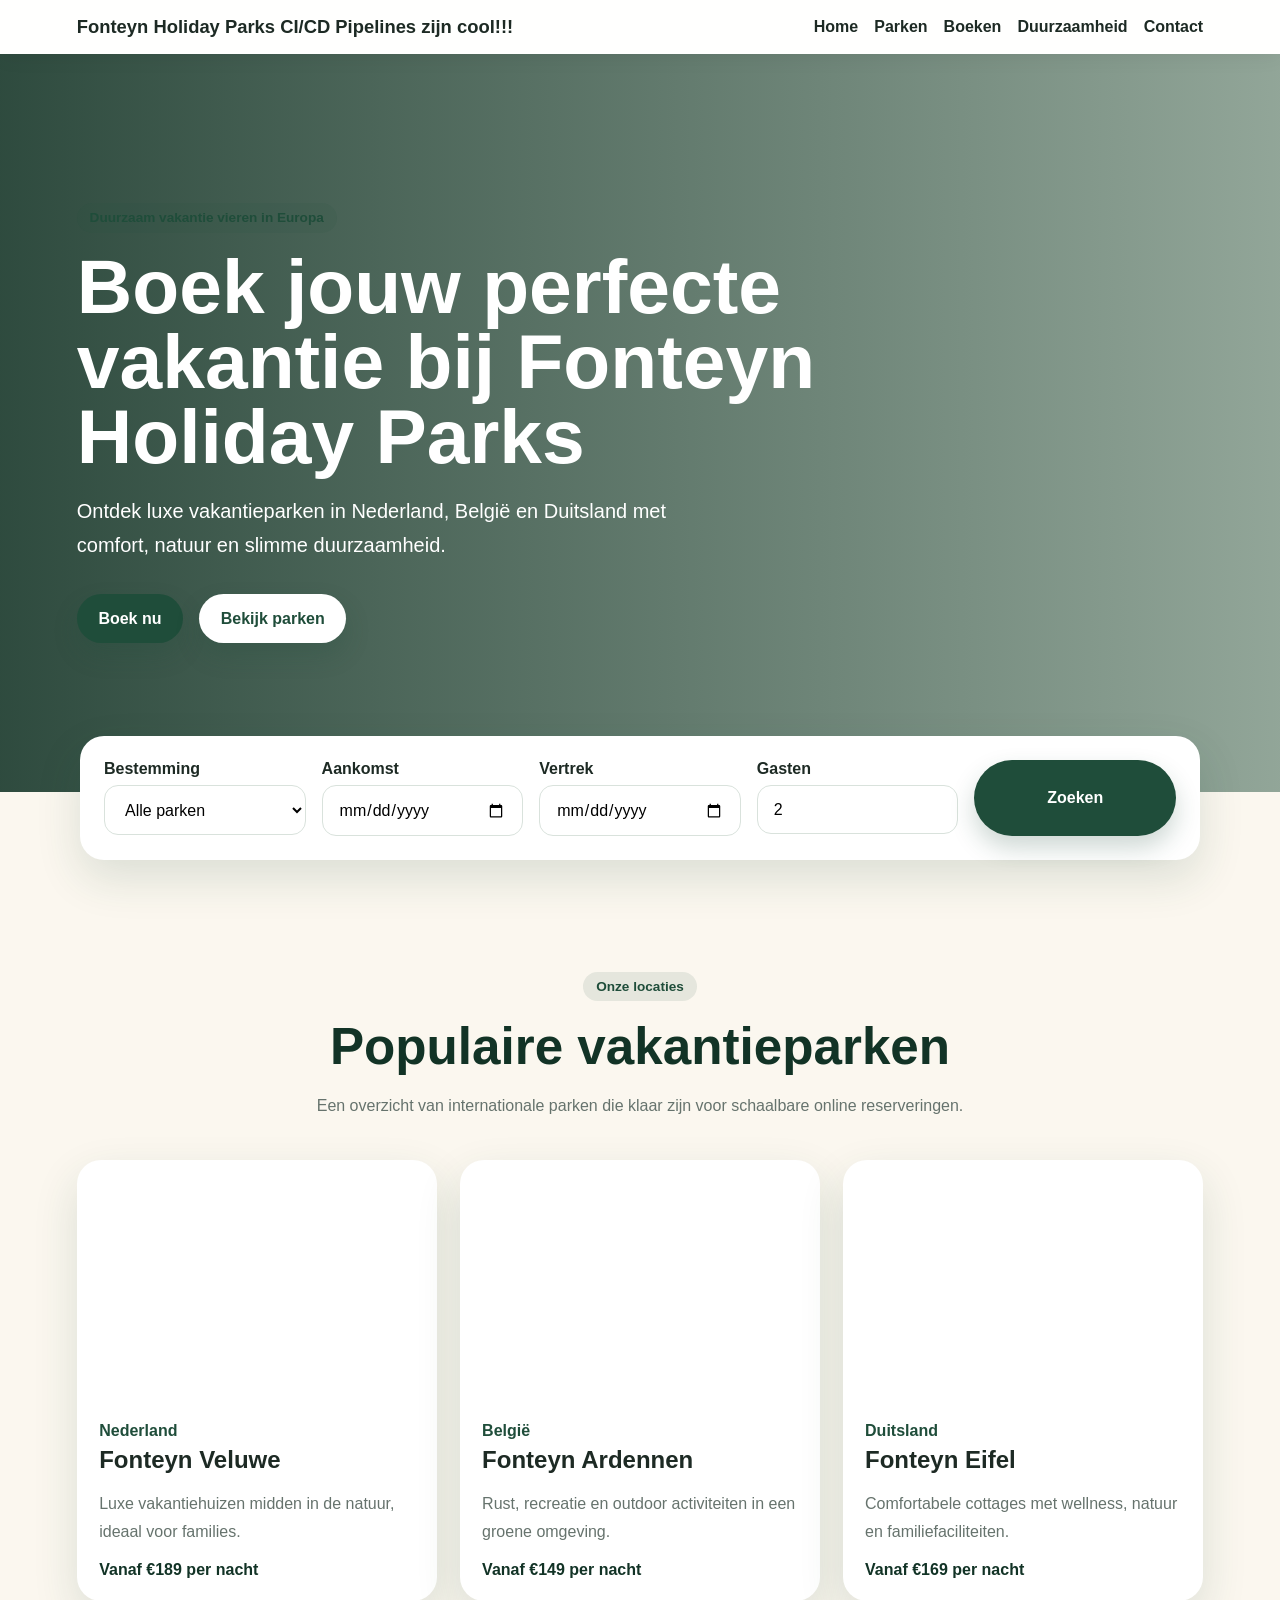
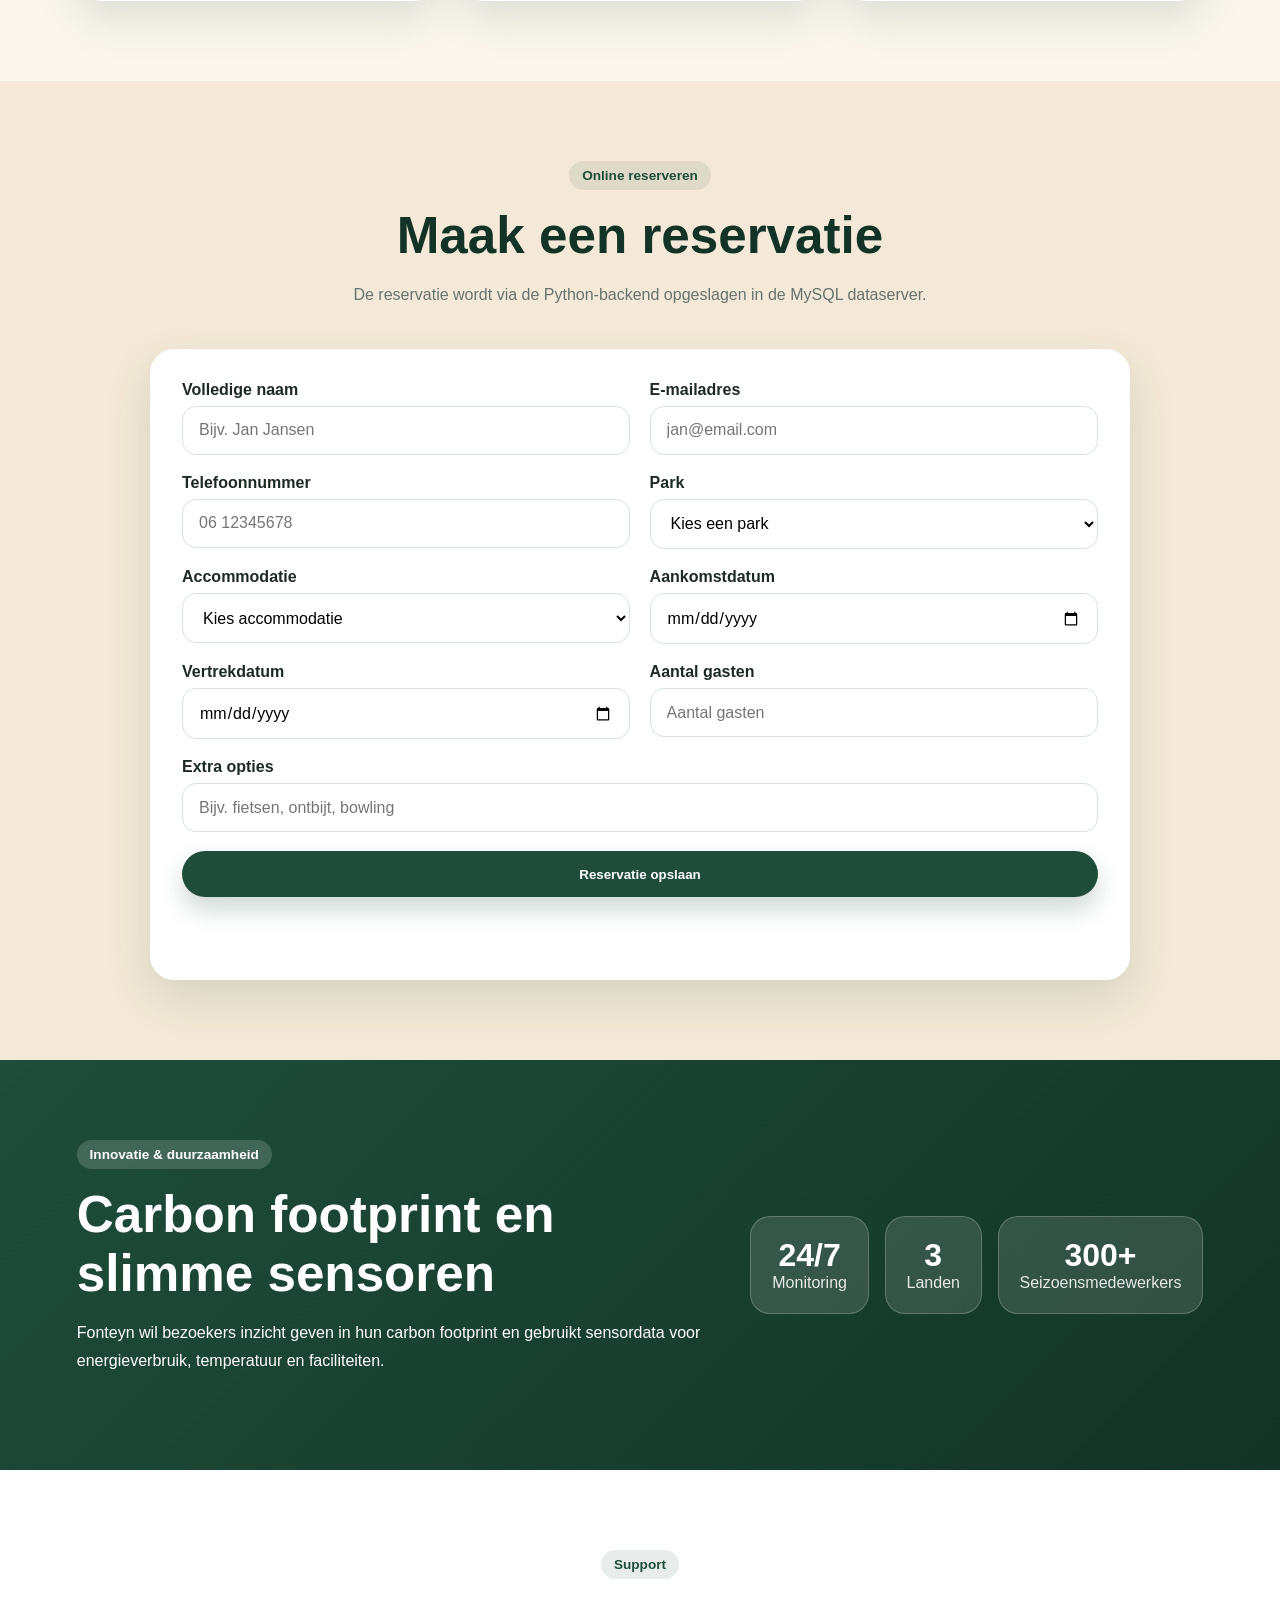
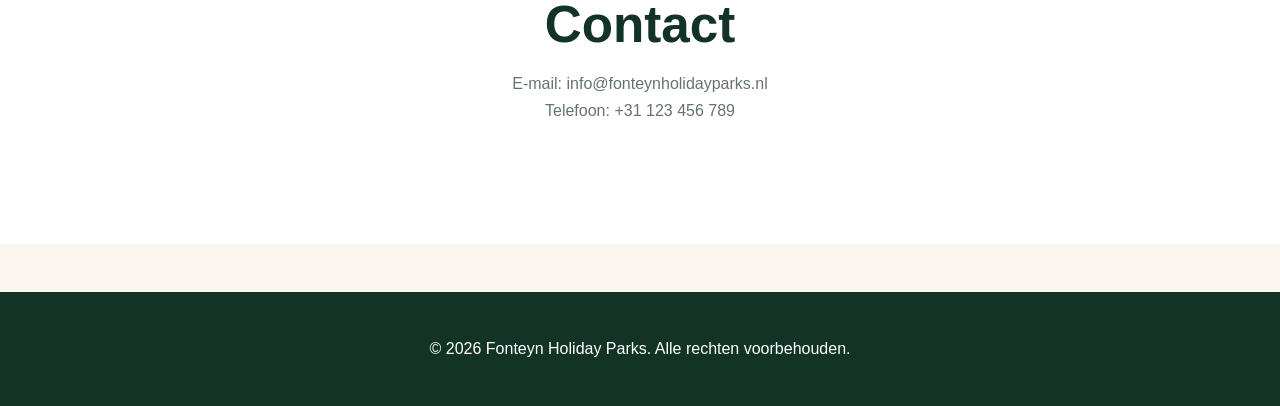
<file: fonteyn-website-New-Improved/frontend/index.html>
<!DOCTYPE html>
<html lang="nl">
<head>
  <meta charset="UTF-8" />
  <meta name="viewport" content="width=device-width, initial-scale=1.0" />
  <title>Fonteyn Holiday Parks</title>
  <link rel="stylesheet" href="style.css" />
</head>
<body>
  <header class="navbar">
    <a class="logo" href="index.html">Fonteyn Holiday Parks CI/CD Pipelines zijn cool!!!</a>
    <button class="menu-btn" id="menuBtn">☰</button>
    <nav id="navMenu">
      <a href="#home">Home</a>
      <a href="#parks">Parken</a>
      <a href="#booking">Boeken</a>
      <a href="#sustainability">Duurzaamheid</a>
      <a href="#contact">Contact</a>
    </nav>
  </header>

  <section id="home" class="hero">
    <div class="hero-content">
      <span class="eyebrow">Duurzaam vakantie vieren in Europa</span>
      <h1>Boek jouw perfecte vakantie bij Fonteyn Holiday Parks</h1>
      <p>Ontdek luxe vakantieparken in Nederland, België en Duitsland met comfort, natuur en slimme duurzaamheid.</p>
      <div class="hero-actions">
        <a href="#booking" class="btn">Boek nu</a>
        <a href="#parks" class="btn secondary">Bekijk parken</a>
      </div>
    </div>
  </section>

  <main>
    <section class="search-card">
      <div>
        <label>Bestemming</label>
        <select>
          <option>Alle parken</option>
          <option>Fonteyn Veluwe</option>
          <option>Fonteyn Ardennen</option>
          <option>Fonteyn Eifel</option>
        </select>
      </div>
      <div>
        <label>Aankomst</label>
        <input type="date" />
      </div>
      <div>
        <label>Vertrek</label>
        <input type="date" />
      </div>
      <div>
        <label>Gasten</label>
        <input type="number" min="1" value="2" />
      </div>
      <a href="#booking" class="btn full">Zoeken</a>
    </section>

    <section id="parks" class="section">
      <div class="section-title">
        <span class="eyebrow">Onze locaties</span>
        <h2>Populaire vakantieparken</h2>
        <p>Een overzicht van internationale parken die klaar zijn voor schaalbare online reserveringen.</p>
      </div>
      <div class="cards">
        <article class="card">
          <div class="card-image veluwe"></div>
          <div class="card-body">
            <span>Nederland</span>
            <h3>Fonteyn Veluwe</h3>
            <p>Luxe vakantiehuizen midden in de natuur, ideaal voor families.</p>
            <strong>Vanaf €189 per nacht</strong>
          </div>
        </article>
        <article class="card">
          <div class="card-image ardennen"></div>
          <div class="card-body">
            <span>België</span>
            <h3>Fonteyn Ardennen</h3>
            <p>Rust, recreatie en outdoor activiteiten in een groene omgeving.</p>
            <strong>Vanaf €149 per nacht</strong>
          </div>
        </article>
        <article class="card">
          <div class="card-image eifel"></div>
          <div class="card-body">
            <span>Duitsland</span>
            <h3>Fonteyn Eifel</h3>
            <p>Comfortabele cottages met wellness, natuur en familiefaciliteiten.</p>
            <strong>Vanaf €169 per nacht</strong>
          </div>
        </article>
      </div>
    </section>

    <section id="booking" class="section booking-section">
      <div class="section-title">
        <span class="eyebrow">Online reserveren</span>
        <h2>Maak een reservatie</h2>
        <p>De reservatie wordt via de Python-backend opgeslagen in de MySQL dataserver.</p>
      </div>

      <form id="bookingForm" class="booking-form">
        <div class="form-group">
          <label for="fullName">Volledige naam</label>
          <input id="fullName" type="text" placeholder="Bijv. Jan Jansen" required />
        </div>
        <div class="form-group">
          <label for="email">E-mailadres</label>
          <input id="email" type="email" placeholder="jan@email.com" required />
        </div>
        <div class="form-group">
          <label for="phone">Telefoonnummer</label>
          <input id="phone" type="text" placeholder="06 12345678" />
        </div>
        <div class="form-group">
          <label for="park">Park</label>
          <select id="park" required>
            <option value="">Kies een park</option>
            <option value="Fonteyn Veluwe">Fonteyn Veluwe - Nederland</option>
            <option value="Fonteyn Ardennen">Fonteyn Ardennen - België</option>
            <option value="Fonteyn Eifel">Fonteyn Eifel - Duitsland</option>
          </select>
        </div>
        <div class="form-group">
          <label for="accommodation">Accommodatie</label>
          <select id="accommodation" required>
            <option value="">Kies accommodatie</option>
            <option value="Luxe Cottage">Luxe Cottage</option>
            <option value="Familiehuis">Familiehuis</option>
            <option value="Kampeerplaats">Kampeerplaats</option>
          </select>
        </div>
        <div class="form-group">
          <label for="arrivalDate">Aankomstdatum</label>
          <input id="arrivalDate" type="date" required />
        </div>
        <div class="form-group">
          <label for="departureDate">Vertrekdatum</label>
          <input id="departureDate" type="date" required />
        </div>
        <div class="form-group">
          <label for="guests">Aantal gasten</label>
          <input id="guests" type="number" min="1" placeholder="Aantal gasten" required />
        </div>
        <div class="form-group wide">
          <label for="extras">Extra opties</label>
          <input id="extras" type="text" placeholder="Bijv. fietsen, ontbijt, bowling" />
        </div>
        <button type="submit" class="btn submit-btn">Reservatie opslaan</button>
        <p id="formMessage" class="form-message"></p>
      </form>
    </section>

    <section id="sustainability" class="section green-section">
      <div>
        <span class="eyebrow light">Innovatie & duurzaamheid</span>
        <h2>Carbon footprint en slimme sensoren</h2>
        <p>Fonteyn wil bezoekers inzicht geven in hun carbon footprint en gebruikt sensordata voor energieverbruik, temperatuur en faciliteiten.</p>
      </div>
      <div class="stats">
        <div><strong>24/7</strong><span>Monitoring</span></div>
        <div><strong>3</strong><span>Landen</span></div>
        <div><strong>300+</strong><span>Seizoensmedewerkers</span></div>
      </div>
    </section>

    <section id="contact" class="section contact-section">
      <div class="section-title">
        <span class="eyebrow">Support</span>
        <h2>Contact</h2>
        <p>E-mail: info@fonteynholidayparks.nl<br />Telefoon: +31 123 456 789</p>
      </div>
    </section>
  </main>

  <footer>
    <p>&copy; 2026 Fonteyn Holiday Parks. Alle rechten voorbehouden.</p>
  </footer>

  <script src="script.js"></script>
</body>
</html>
</file>
<file: fonteyn-website-New-Improved/frontend/style.css>
:root {
  --green: #1f4d3a;
  --green-dark: #123326;
  --sand: #f4e9d8;
  --cream: #fbf7ef;
  --blue: #7bb7c9;
  --text: #1d2a24;
  --muted: #66736d;
  --white: #ffffff;
  --shadow: 0 18px 45px rgba(31, 77, 58, 0.14);
  --radius: 24px;
}

* { box-sizing: border-box; }
html { scroll-behavior: smooth; }
body {
  margin: 0;
  font-family: Inter, Arial, sans-serif;
  color: var(--text);
  background: var(--cream);
}

.navbar {
  position: sticky;
  top: 0;
  z-index: 100;
  display: flex;
  justify-content: space-between;
  align-items: center;
  gap: 1rem;
  padding: 1rem 6%;
  background: rgba(255, 255, 255, 0.92);
  backdrop-filter: blur(14px);
  box-shadow: 0 4px 20px rgba(0,0,0,0.06);
}
.logo {
  text-decoration: none;
  color: var(--green);
  font-weight: 800;
  font-size: 1.15rem;
}
.navbar nav {
  display: flex;
  align-items: center;
  gap: 1rem;
}
.navbar a {
  color: var(--text);
  text-decoration: none;
  font-weight: 600;
}
.navbar nav a:hover { color: var(--green); }
.menu-btn {
  display: none;
  border: none;
  background: var(--green);
  color: white;
  padding: .65rem .8rem;
  border-radius: 12px;
  font-size: 1.2rem;
}

.hero {
  min-height: 82vh;
  display: flex;
  align-items: center;
  padding: 6rem 6%;
  background:
    linear-gradient(90deg, rgba(18,51,38,.88), rgba(31,77,58,.48)),
    url('https://images.unsplash.com/photo-1500530855697-b586d89ba3ee?auto=format&fit=crop&w=1800&q=80') center/cover;
  color: white;
}
.hero-content { max-width: 760px; }
.eyebrow {
  display: inline-block;
  color: var(--green);
  background: rgba(31,77,58,.1);
  padding: .45rem .8rem;
  border-radius: 999px;
  font-weight: 800;
  font-size: .85rem;
  margin-bottom: 1rem;
}
.eyebrow.light { color: white; background: rgba(255,255,255,.16); }
.hero h1 {
  font-size: clamp(2.6rem, 6vw, 5.4rem);
  line-height: .98;
  margin: 0 0 1rem;
}
.hero p { font-size: 1.25rem; line-height: 1.7; max-width: 620px; }
.hero-actions { display: flex; gap: 1rem; flex-wrap: wrap; margin-top: 2rem; }

.btn {
  border: none;
  display: inline-flex;
  align-items: center;
  justify-content: center;
  text-decoration: none;
  background: var(--green);
  color: white;
  padding: .95rem 1.35rem;
  border-radius: 999px;
  font-weight: 800;
  cursor: pointer;
  box-shadow: 0 12px 25px rgba(31,77,58,.22);
}
.btn:hover { background: var(--green-dark); transform: translateY(-1px); }
.btn.secondary { background: white; color: var(--green); }
.btn.full { width: 100%; }

main { padding-bottom: 3rem; }
.search-card {
  width: min(1120px, 88%);
  margin: -3.5rem auto 2rem;
  position: relative;
  z-index: 5;
  background: white;
  border-radius: var(--radius);
  padding: 1.5rem;
  display: grid;
  grid-template-columns: repeat(5, 1fr);
  gap: 1rem;
  box-shadow: var(--shadow);
}
label { display: block; font-weight: 800; margin-bottom: .45rem; }
input, select {
  width: 100%;
  border: 1px solid #d9e2dc;
  border-radius: 14px;
  padding: .9rem 1rem;
  font: inherit;
  background: white;
}
input:focus, select:focus { outline: 3px solid rgba(123,183,201,.3); border-color: var(--blue); }

.section { padding: 5rem 6%; }
.section-title { text-align: center; max-width: 760px; margin: 0 auto 2.5rem; }
.section-title.left { text-align: left; margin-left: 0; }
.section h2, .section h1 { font-size: clamp(2rem, 4vw, 3.2rem); margin: 0 0 1rem; color: var(--green-dark); }
.section p { color: var(--muted); line-height: 1.7; }
.cards { display: grid; grid-template-columns: repeat(3, 1fr); gap: 1.4rem; }
.card {
  background: white;
  border-radius: var(--radius);
  overflow: hidden;
  box-shadow: var(--shadow);
}
.card-image { height: 240px; background-size: cover; background-position: center; }
.veluwe { background-image: url('https://images.unsplash.com/photo-1448375240586-882707db888b?auto=format&fit=crop&w=900&q=80'); }
.ardennen { background-image: url('https://images.unsplash.com/photo-1501785888041-af3ef285b470?auto=format&fit=crop&w=900&q=80'); }
.eifel { background-image: url('https://images.unsplash.com/photo-1510798831971-661eb04b3739?auto=format&fit=crop&w=900&q=80'); }
.card-body { padding: 1.4rem; }
.card-body span { color: var(--green); font-weight: 800; }
.card-body h3 { font-size: 1.5rem; margin: .4rem 0; }
.card-body strong { color: var(--green-dark); }

.booking-section { background: var(--sand); }
.booking-form {
  width: min(980px, 100%);
  margin: 0 auto;
  background: white;
  border-radius: var(--radius);
  padding: 2rem;
  display: grid;
  grid-template-columns: repeat(2, 1fr);
  gap: 1.2rem;
  box-shadow: var(--shadow);
}
.form-group.wide, .submit-btn, .form-message { grid-column: 1 / -1; }
.form-message { font-weight: 800; }

.green-section {
  background: linear-gradient(135deg, var(--green), var(--green-dark));
  color: white;
  display: grid;
  grid-template-columns: 1.2fr .8fr;
  gap: 2rem;
  align-items: center;
}
.green-section h2, .green-section p { color: white; }
.stats { display: grid; grid-template-columns: repeat(3, 1fr); gap: 1rem; }
.stats div {
  background: rgba(255,255,255,.13);
  border: 1px solid rgba(255,255,255,.22);
  border-radius: 20px;
  padding: 1.3rem;
  text-align: center;
}
.stats strong { display: block; font-size: 2rem; }
.stats span { opacity: .88; }

.contact-section { background: white; }
footer { padding: 2rem 6%; background: var(--green-dark); color: white; text-align: center; }

.hidden { display: none !important; }
.login-screen {
  min-height: 100vh;
  display: flex;
  justify-content: center;
  align-items: center;
  background: linear-gradient(135deg, #f4e9d8, #eaf5ef);
  padding: 2rem;
}
.login-card {
  width: min(440px, 100%);
  background: white;
  padding: 2rem;
  border-radius: 18px;
  box-shadow: var(--shadow);
}
.login-card h1 { margin: 1rem 0 .2rem; color: #1b1b1b; }
.login-subtitle, .login-note { color: var(--muted); }
.login-note { font-size: .9rem; }
.microsoft-logo {
  width: 44px;
  height: 44px;
  display: grid;
  grid-template-columns: repeat(2, 1fr);
  gap: 4px;
}
.microsoft-logo span:nth-child(1) { background: #f25022; }
.microsoft-logo span:nth-child(2) { background: #7fba00; }
.microsoft-logo span:nth-child(3) { background: #00a4ef; }
.microsoft-logo span:nth-child(4) { background: #ffb900; }
.logout-btn {
  border: none;
  background: #c0392b;
  color: white;
  padding: .7rem 1rem;
  border-radius: 999px;
  cursor: pointer;
  font-weight: 800;
}
.admin-table-wrapper {
  width: 100%;
  overflow-x: auto;
  margin-top: 2rem;
  background: white;
  border-radius: 18px;
  box-shadow: var(--shadow);
}
.admin-table { width: 100%; border-collapse: collapse; min-width: 1050px; }
.admin-table th, .admin-table td { padding: 1rem; text-align: left; border-bottom: 1px solid #e5e5e5; }
.admin-table th { background: var(--green); color: white; font-weight: 800; }
.admin-table tr:hover { background: #f4f9f6; }
.delete-btn {
  background: #c0392b;
  color: white;
  border: none;
  padding: .6rem 1rem;
  border-radius: 10px;
  cursor: pointer;
  font-weight: 800;
}
.delete-btn:hover { background: #a93226; }

@media (max-width: 900px) {
  .search-card, .cards, .green-section, .stats { grid-template-columns: 1fr; }
  .booking-form { grid-template-columns: 1fr; }
  .menu-btn { display: block; }
  .navbar nav {
    display: none;
    position: absolute;
    top: 100%;
    left: 0;
    right: 0;
    flex-direction: column;
    background: white;
    padding: 1rem 6%;
    align-items: flex-start;
    box-shadow: 0 18px 35px rgba(0,0,0,.08);
  }
  .navbar nav.open { display: flex; }
}
</file>
